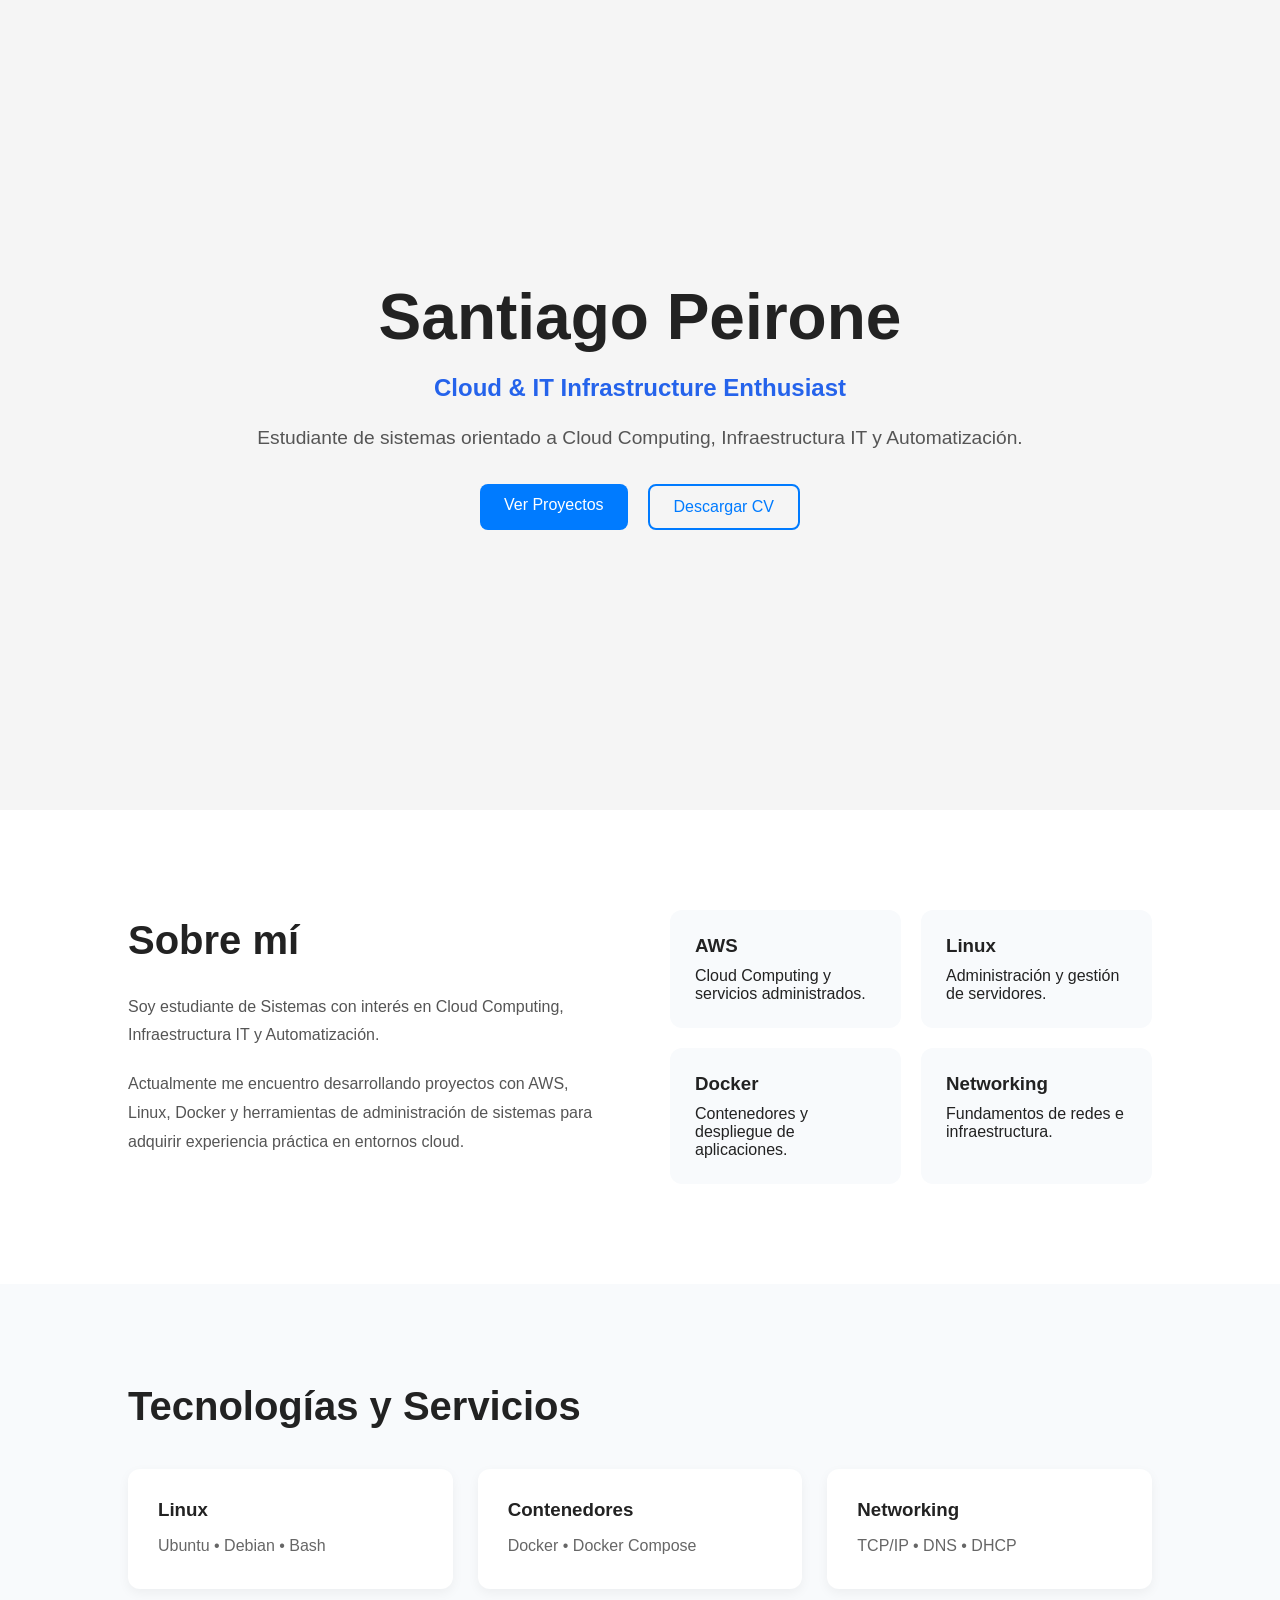
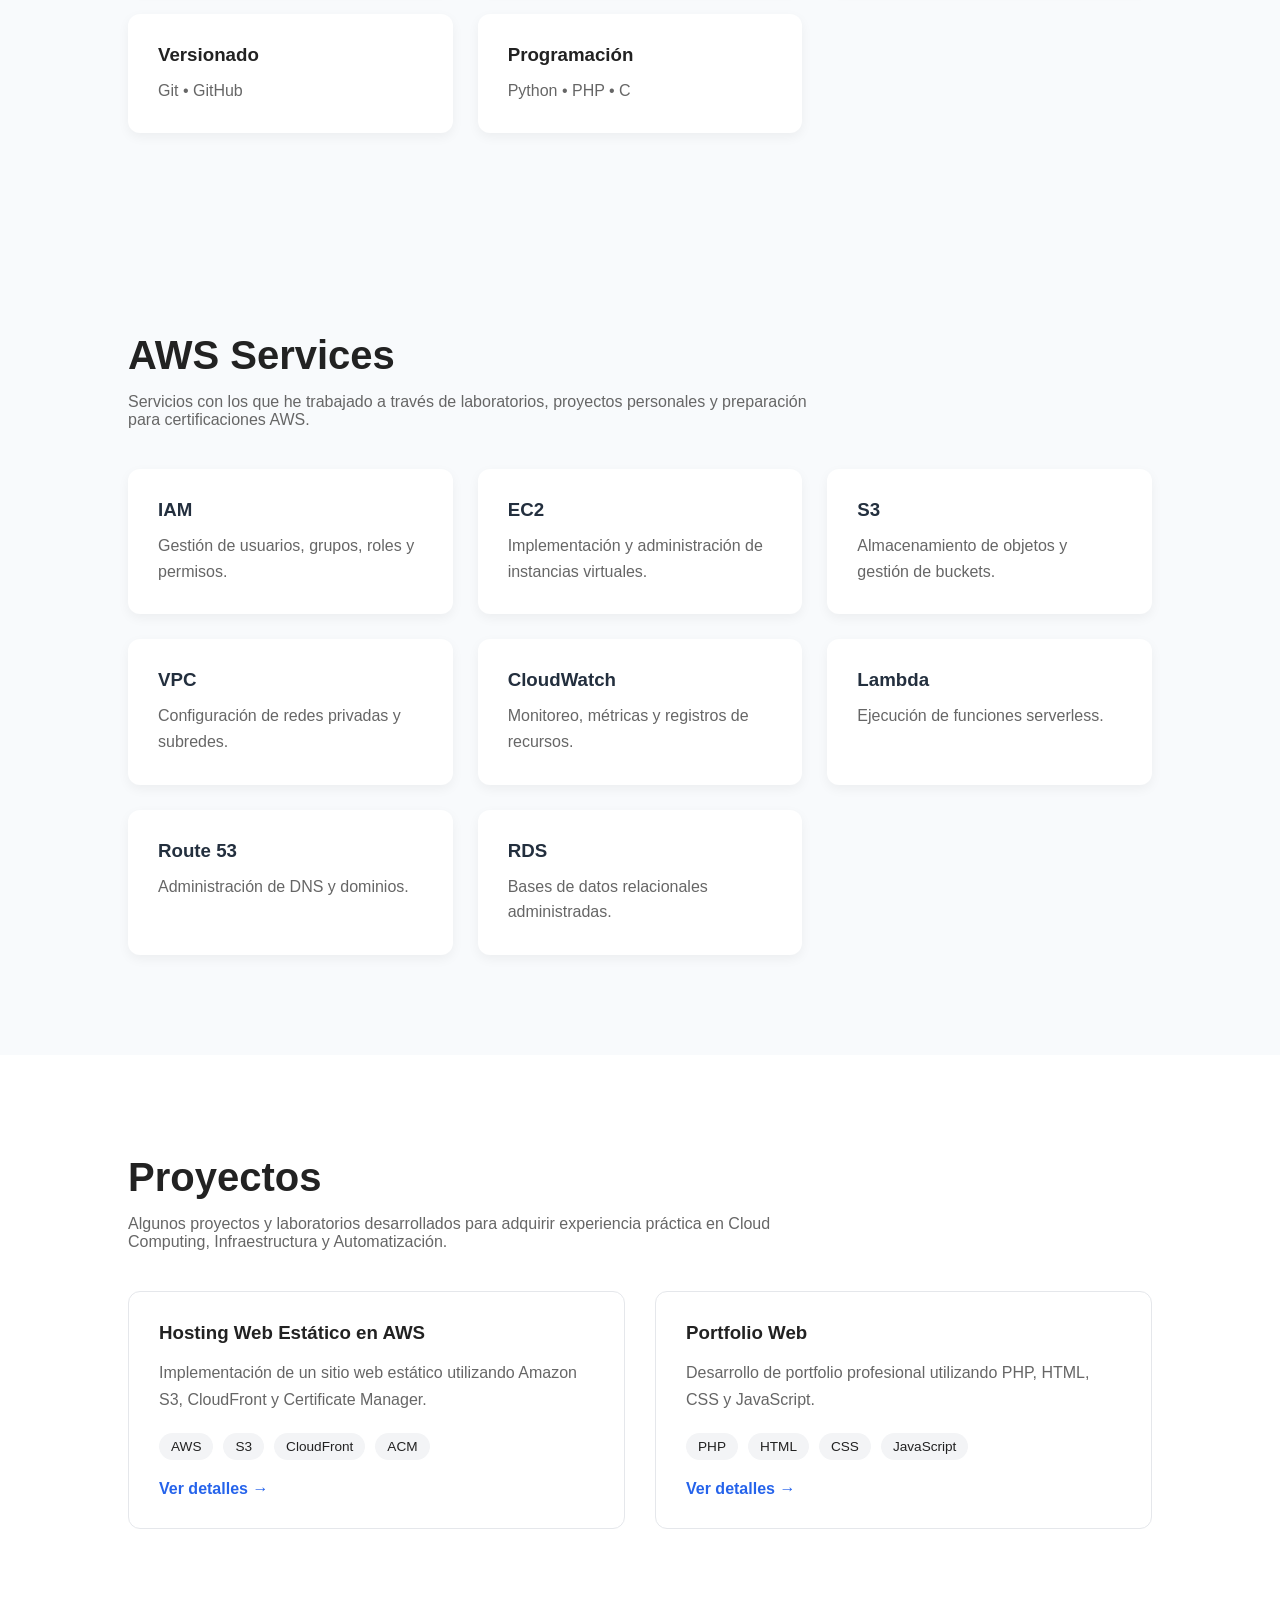
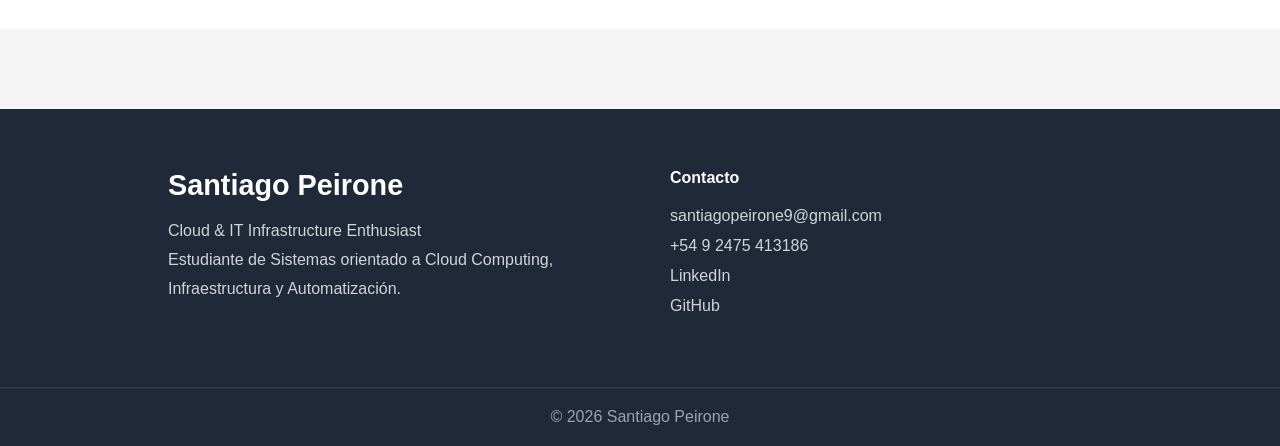
<file: Portafolio/index.html>
<!DOCTYPE html>
<html lang="es">

<head>
    <meta charset="UTF-8">
    <meta name="viewport" content="width=device-width, initial-scale=1.0">

    <title>Santiago Peirone | Portfolio</title>

    <link rel="stylesheet" href="css/style.css">
</head>

<body>

<section class="hero">
    <div class="hero-content">
        <h1>Santiago Peirone</h1>

        <h2>Cloud & IT Infrastructure Enthusiast</h2>

        <p>
            Estudiante de sistemas orientado a Cloud Computing,
            Infraestructura IT y Automatización.
        </p>

        <div class="hero-buttons">
            <a href="#projects" class="btn-primary">Ver Proyectos</a>
            <a href="assets/cv/Santiago_Peirone_CV.pdf" class="btn-secondary">Descargar CV</a>
        </div>
    </div>
</section>

<section id="about" class="about">

    <div class="container">

        <div class="about-content">

            <div class="about-text">

                <h2>Sobre mí</h2>

                <p>
                    Soy estudiante de Sistemas con interés en Cloud Computing,
                    Infraestructura IT y Automatización.
                </p>

                <p>
                    Actualmente me encuentro desarrollando proyectos con AWS,
                    Linux, Docker y herramientas de administración de sistemas
                    para adquirir experiencia práctica en entornos cloud.
                </p>

            </div>

            <div class="about-cards">

                <div class="about-card">
                    <h3>AWS</h3>
                    <p>Cloud Computing y servicios administrados.</p>
                </div>

                <div class="about-card">
                    <h3>Linux</h3>
                    <p>Administración y gestión de servidores.</p>
                </div>

                <div class="about-card">
                    <h3>Docker</h3>
                    <p>Contenedores y despliegue de aplicaciones.</p>
                </div>

                <div class="about-card">
                    <h3>Networking</h3>
                    <p>Fundamentos de redes e infraestructura.</p>
                </div>

            </div>

        </div>

    </div>

</section>

<section id="skills" class="skills">

    <div class="container">

        <h2>Tecnologías y Servicios</h2>

        <div class="skills-grid">

            <div class="skill-card">
                <h3>Linux</h3>
                <p>Ubuntu • Debian • Bash</p>
            </div>

            <div class="skill-card">
                <h3>Contenedores</h3>
                <p>Docker • Docker Compose</p>
            </div>

            <div class="skill-card">
                <h3>Networking</h3>
                <p>TCP/IP • DNS • DHCP</p>
            </div>

            <div class="skill-card">
                <h3>Versionado</h3>
                <p>Git • GitHub</p>
            </div>

            <div class="skill-card">
                <h3>Programación</h3>
                <p>Python • PHP • C</p>
            </div>

        </div>

    </div>

</section>

<section id="aws" class="aws-section">

    <div class="container">

        <h2>AWS Services</h2>

        <p class="section-description">
            Servicios con los que he trabajado a través de laboratorios,
            proyectos personales y preparación para certificaciones AWS.
        </p>

        <div class="aws-grid">

            <div class="aws-card">
                <h3>IAM</h3>
                <p>Gestión de usuarios, grupos, roles y permisos.</p>
            </div>

            <div class="aws-card">
                <h3>EC2</h3>
                <p>Implementación y administración de instancias virtuales.</p>
            </div>

            <div class="aws-card">
                <h3>S3</h3>
                <p>Almacenamiento de objetos y gestión de buckets.</p>
            </div>

            <div class="aws-card">
                <h3>VPC</h3>
                <p>Configuración de redes privadas y subredes.</p>
            </div>

            <div class="aws-card">
                <h3>CloudWatch</h3>
                <p>Monitoreo, métricas y registros de recursos.</p>
            </div>

            <div class="aws-card">
                <h3>Lambda</h3>
                <p>Ejecución de funciones serverless.</p>
            </div>

            <div class="aws-card">
                <h3>Route 53</h3>
                <p>Administración de DNS y dominios.</p>
            </div>

            <div class="aws-card">
                <h3>RDS</h3>
                <p>Bases de datos relacionales administradas.</p>
            </div>

        </div>

    </div>

</section>

<section id="projects" class="projects">

    <div class="container">

        <h2>Proyectos</h2>

        <p class="section-description">
            Algunos proyectos y laboratorios desarrollados para adquirir
            experiencia práctica en Cloud Computing, Infraestructura y Automatización.
        </p>

        <div class="projects-grid">

            <div class="project-card">

                <h3>Hosting Web Estático en AWS</h3>

                <p>
                    Implementación de un sitio web estático utilizando
                    Amazon S3, CloudFront y Certificate Manager.
                </p>

                <div class="project-tech">
                    <span>AWS</span>
                    <span>S3</span>
                    <span>CloudFront</span>
                    <span>ACM</span>
                </div>

                <a href="projects/aws-hosting.html">
                    Ver detalles →
                </a>

            </div>  

            <div class="project-card">

                <h3>Portfolio Web</h3>

                <p>
                    Desarrollo de portfolio profesional utilizando PHP,
                    HTML, CSS y JavaScript.
                </p>

                <div class="project-tech">
                    <span>PHP</span>
                    <span>HTML</span>
                    <span>CSS</span>
                    <span>JavaScript</span>
                </div>

                <a href="#" target="_blank">
                    Ver detalles →
                </a>

            </div>

        </div>

    </div>

</section>

<footer class="footer">

    <div class="footer-container">

        <div class="footer-info">
            <h3>Santiago Peirone</h3>

            <p>
                Cloud & IT Infrastructure Enthusiast
            </p>

            <p>
                Estudiante de Sistemas orientado a Cloud Computing,
                Infraestructura y Automatización.
            </p>
        </div>

        <div class="footer-contact">

            <h4>Contacto</h4>

            <ul>

                <li>
                    <a href="mailto:santiagopeirone9@gmail.com">
                        santiagopeirone9@gmail.com
                    </a>
                </li>

                <li>
                    <a href="tel:+5492475413186">
                        +54 9 2475 413186
                    </a>
                </li>

                <li>
                    <a href="https://www.linkedin.com/in/santiagopeirone/" target="_blank">
                        LinkedIn
                    </a>
                </li>

                <li>
                    <a href="https://github.com/SantiagoPeirone" target="_blank">
                        GitHub
                    </a>
                </li>

            </ul>

        </div>

    </div>

    <div class="footer-bottom">
        <p>
            © <span id="year"></span> Santiago Peirone
        </p>
    </div>

</footer>

<script>
    document.getElementById('year').textContent = new Date().getFullYear();
</script>

</body>

</html>
</file>
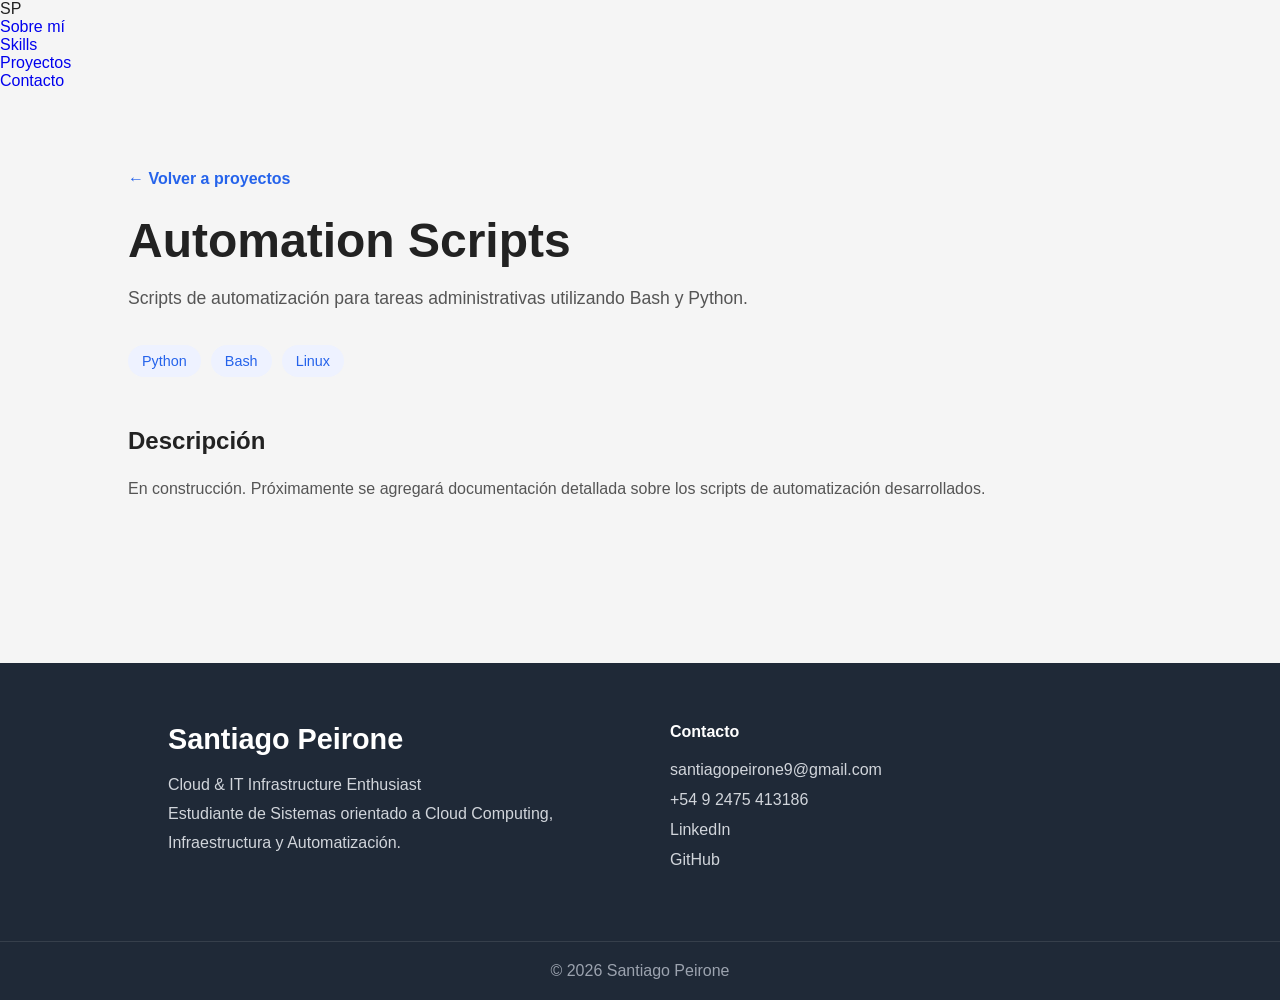
<file: Portafolio/projects/automation-scripts.html>
<!DOCTYPE html>
<html lang="es">

<head>
    <meta charset="UTF-8">
    <meta name="viewport" content="width=device-width, initial-scale=1.0">

    <title>Automation Scripts | Santiago Peirone</title>

    <link rel="stylesheet" href="../css/style.css">
</head>

<body>

<header>
    <nav class="navbar">

        <div class="logo">
            SP
        </div>

        <ul class="nav-links">
            <li><a href="../index.html#about">Sobre mí</a></li>
            <li><a href="../index.html#skills">Skills</a></li>
            <li><a href="../index.html#projects">Proyectos</a></li>
            <li><a href="../index.html#contact">Contacto</a></li>
        </ul>

    </nav>
</header>

<section class="project-page">

    <div class="container">

        <a href="../index.html#projects" class="back-link">
            ← Volver a proyectos
        </a>

        <h1>Automation Scripts</h1>

        <p class="project-subtitle">
            Scripts de automatización para tareas administrativas utilizando Bash y Python.
        </p>

        <div class="project-badges">
            <span>Python</span>
            <span>Bash</span>
            <span>Linux</span>
        </div>

        <h2>Descripción</h2>

        <p>
            En construcción. Próximamente se agregará documentación detallada sobre los scripts de automatización desarrollados.
        </p>

    </div>

</section>

<footer class="footer">

    <div class="footer-container">

        <div class="footer-info">
            <h3>Santiago Peirone</h3>

            <p>
                Cloud & IT Infrastructure Enthusiast
            </p>

            <p>
                Estudiante de Sistemas orientado a Cloud Computing,
                Infraestructura y Automatización.
            </p>
        </div>

        <div class="footer-contact">

            <h4>Contacto</h4>

            <ul>

                <li>
                    <a href="mailto:santiagopeirone9@gmail.com">
                        santiagopeirone9@gmail.com
                    </a>
                </li>

                <li>
                    <a href="tel:+5492475413186">
                        +54 9 2475 413186
                    </a>
                </li>

                <li>
                    <a href="https://www.linkedin.com/in/santiagopeirone/" target="_blank">
                        LinkedIn
                    </a>
                </li>

                <li>
                    <a href="https://github.com/SantiagoPeirone" target="_blank">
                        GitHub
                    </a>
                </li>

            </ul>

        </div>

    </div>

    <div class="footer-bottom">
        <p>
            © <span id="year"></span> Santiago Peirone
        </p>
    </div>

</footer>

<script>
    document.getElementById('year').textContent = new Date().getFullYear();
</script>

</body>

</html>
</file>
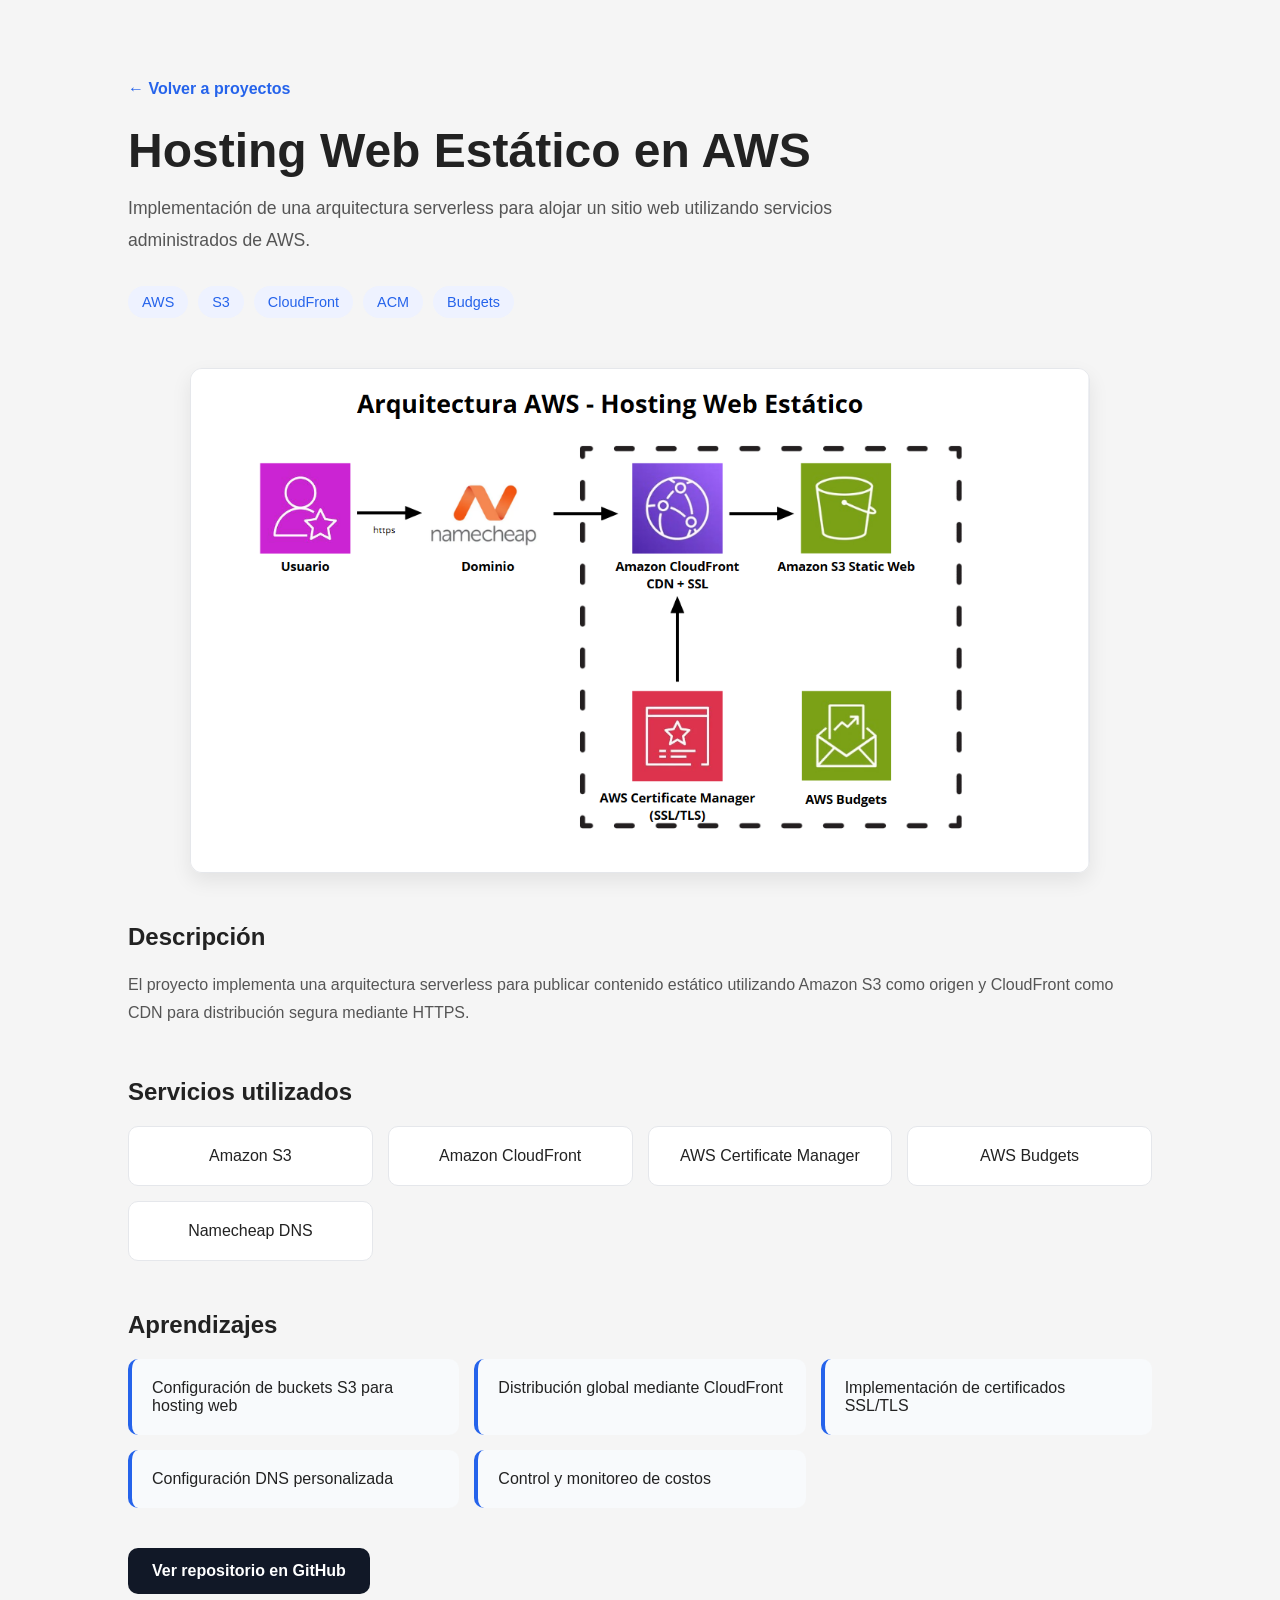
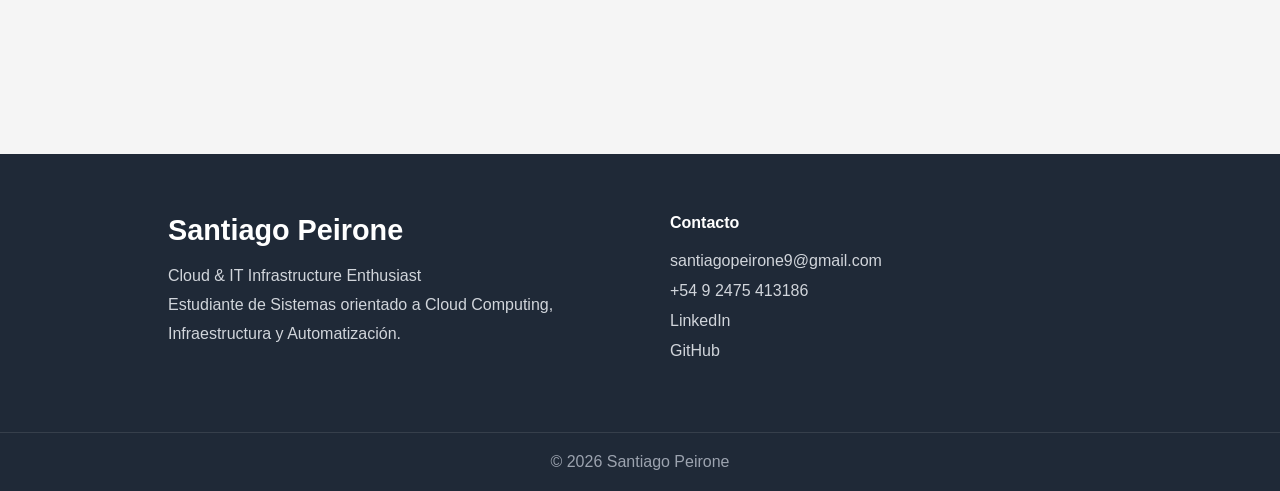
<file: Portafolio/projects/aws-hosting.html>
<!DOCTYPE html>
<html lang="es">

<head>
    <meta charset="UTF-8">
    <meta name="viewport" content="width=device-width, initial-scale=1.0">

    <title>Hosting Web Estático en AWS | Santiago Peirone</title>

    <link rel="stylesheet" href="../css/style.css">
</head>

<body>

<section class="project-page">

    <div class="container">

        <a href="../index.html#projects" class="back-link">
            ← Volver a proyectos
        </a>

        <h1>Hosting Web Estático en AWS</h1>

        <p class="project-subtitle">
            Implementación de una arquitectura serverless para alojar un sitio web utilizando servicios administrados de AWS.
        </p>

        <div class="project-badges">
            <span>AWS</span>
            <span>S3</span>
            <span>CloudFront</span>
            <span>ACM</span>
            <span>Budgets</span>
        </div>

        <img
            src="../assets/imagen/projects/aws-hosting/architecture.png"
            alt="Arquitectura AWS"
            class="project-image"
        >

        <h2>Descripción</h2>

        <p>
            El proyecto implementa una arquitectura serverless para publicar contenido estático utilizando Amazon S3 como origen y CloudFront como CDN para distribución segura mediante HTTPS.
        </p>

        <h2>Servicios utilizados</h2>

        <div class="service-grid">

            <div class="service-card">Amazon S3</div>

            <div class="service-card">Amazon CloudFront</div>

            <div class="service-card">AWS Certificate Manager</div>

            <div class="service-card">AWS Budgets</div>

            <div class="service-card">Namecheap DNS</div>

        </div>

        <h2>Aprendizajes</h2>

        <div class="learning-grid">

            <div class="learning-card">
                Configuración de buckets S3 para hosting web
            </div>

            <div class="learning-card">
                Distribución global mediante CloudFront
            </div>

            <div class="learning-card">
                Implementación de certificados SSL/TLS
            </div>

            <div class="learning-card">
                Configuración DNS personalizada
            </div>

            <div class="learning-card">
                Control y monitoreo de costos
            </div>

        </div>

        <a href="https://github.com/SantiagoPeirone/PortafolioWeb" class="github-btn" target="_blank">
            Ver repositorio en GitHub
        </a>

    </div>

</section>

<footer class="footer">

    <div class="footer-container">

        <div class="footer-info">
            <h3>Santiago Peirone</h3>

            <p>
                Cloud & IT Infrastructure Enthusiast
            </p>

            <p>
                Estudiante de Sistemas orientado a Cloud Computing,
                Infraestructura y Automatización.
            </p>
        </div>

        <div class="footer-contact">

            <h4>Contacto</h4>

            <ul>

                <li>
                    <a href="mailto:santiagopeirone9@gmail.com">
                        santiagopeirone9@gmail.com
                    </a>
                </li>

                <li>
                    <a href="tel:+5492475413186">
                        +54 9 2475 413186
                    </a>
                </li>

                <li>
                    <a href="https://www.linkedin.com/in/santiagopeirone/" target="_blank">
                        LinkedIn
                    </a>
                </li>

                <li>
                    <a href="https://github.com/SantiagoPeirone" target="_blank">
                        GitHub
                    </a>
                </li>

            </ul>

        </div>

    </div>

    <div class="footer-bottom">
        <p>
            © <span id="year"></span> Santiago Peirone
        </p>
    </div>

</footer>

<script>
    document.getElementById('year').textContent = new Date().getFullYear();
</script>

</body>

</html>
</file>
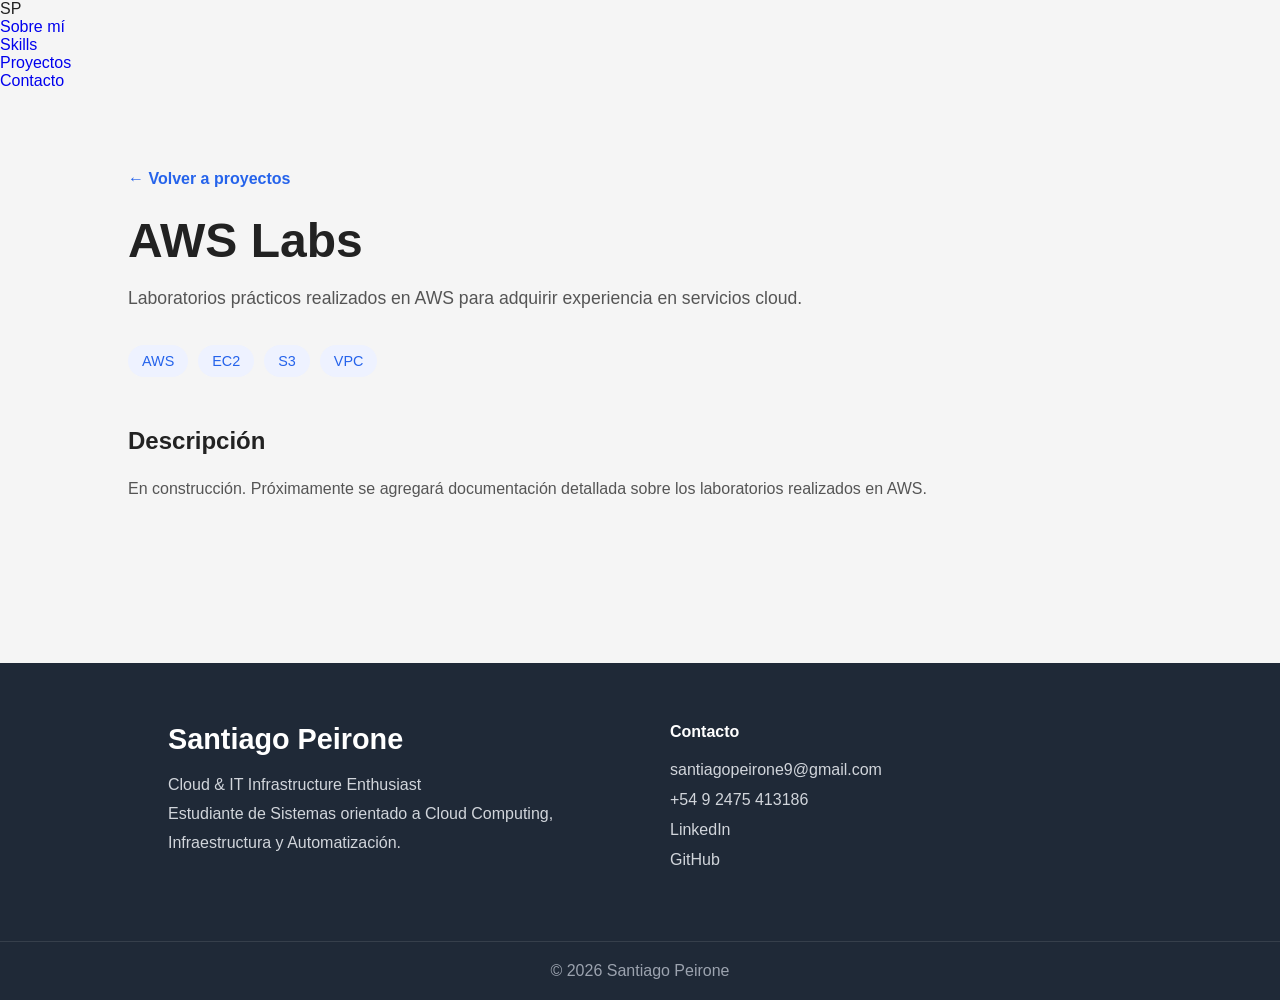
<file: Portafolio/projects/aws-labs.html>
<!DOCTYPE html>
<html lang="es">

<head>
    <meta charset="UTF-8">
    <meta name="viewport" content="width=device-width, initial-scale=1.0">

    <title>AWS Labs | Santiago Peirone</title>

    <link rel="stylesheet" href="../css/style.css">
</head>

<body>

<header>
    <nav class="navbar">

        <div class="logo">
            SP
        </div>

        <ul class="nav-links">
            <li><a href="../index.html#about">Sobre mí</a></li>
            <li><a href="../index.html#skills">Skills</a></li>
            <li><a href="../index.html#projects">Proyectos</a></li>
            <li><a href="../index.html#contact">Contacto</a></li>
        </ul>

    </nav>
</header>

<section class="project-page">

    <div class="container">

        <a href="../index.html#projects" class="back-link">
            ← Volver a proyectos
        </a>

        <h1>AWS Labs</h1>

        <p class="project-subtitle">
            Laboratorios prácticos realizados en AWS para adquirir experiencia en servicios cloud.
        </p>

        <div class="project-badges">
            <span>AWS</span>
            <span>EC2</span>
            <span>S3</span>
            <span>VPC</span>
        </div>

        <h2>Descripción</h2>

        <p>
            En construcción. Próximamente se agregará documentación detallada sobre los laboratorios realizados en AWS.
        </p>

    </div>

</section>

<footer class="footer">

    <div class="footer-container">

        <div class="footer-info">
            <h3>Santiago Peirone</h3>

            <p>
                Cloud & IT Infrastructure Enthusiast
            </p>

            <p>
                Estudiante de Sistemas orientado a Cloud Computing,
                Infraestructura y Automatización.
            </p>
        </div>

        <div class="footer-contact">

            <h4>Contacto</h4>

            <ul>

                <li>
                    <a href="mailto:santiagopeirone9@gmail.com">
                        santiagopeirone9@gmail.com
                    </a>
                </li>

                <li>
                    <a href="tel:+5492475413186">
                        +54 9 2475 413186
                    </a>
                </li>

                <li>
                    <a href="https://www.linkedin.com/in/santiagopeirone/" target="_blank">
                        LinkedIn
                    </a>
                </li>

                <li>
                    <a href="https://github.com/SantiagoPeirone" target="_blank">
                        GitHub
                    </a>
                </li>

            </ul>

        </div>

    </div>

    <div class="footer-bottom">
        <p>
            © <span id="year"></span> Santiago Peirone
        </p>
    </div>

</footer>

<script>
    document.getElementById('year').textContent = new Date().getFullYear();
</script>

</body>

</html>
</file>
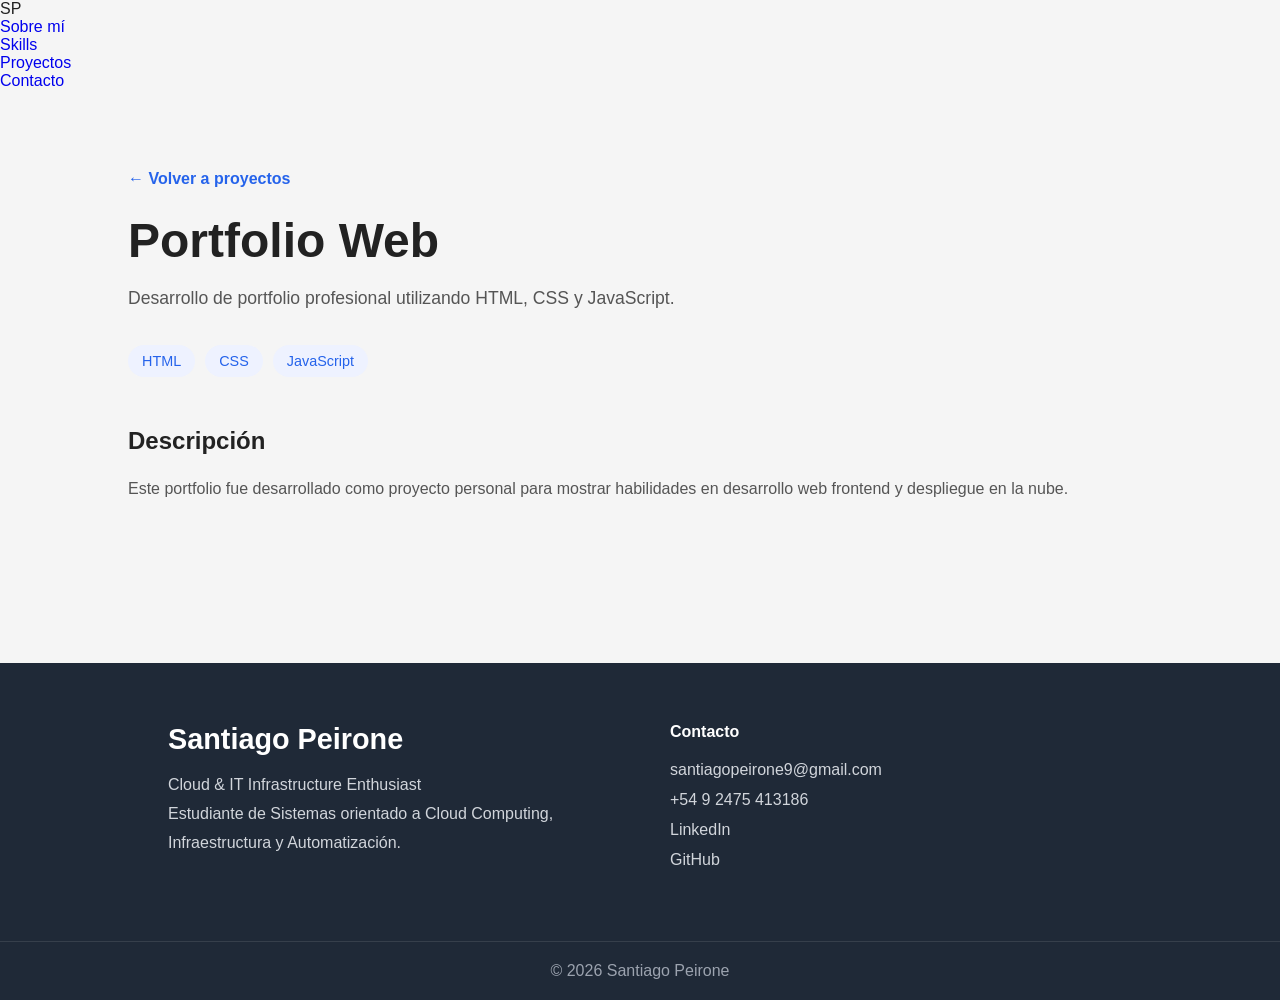
<file: Portafolio/projects/portfolio-web.html>
<!DOCTYPE html>
<html lang="es">

<head>
    <meta charset="UTF-8">
    <meta name="viewport" content="width=device-width, initial-scale=1.0">

    <title>Portfolio Web | Santiago Peirone</title>

    <link rel="stylesheet" href="../css/style.css">
</head>

<body>

<header>
    <nav class="navbar">

        <div class="logo">
            SP
        </div>

        <ul class="nav-links">
            <li><a href="../index.html#about">Sobre mí</a></li>
            <li><a href="../index.html#skills">Skills</a></li>
            <li><a href="../index.html#projects">Proyectos</a></li>
            <li><a href="../index.html#contact">Contacto</a></li>
        </ul>

    </nav>
</header>

<section class="project-page">

    <div class="container">

        <a href="../index.html#projects" class="back-link">
            ← Volver a proyectos
        </a>

        <h1>Portfolio Web</h1>

        <p class="project-subtitle">
            Desarrollo de portfolio profesional utilizando HTML, CSS y JavaScript.
        </p>

        <div class="project-badges">
            <span>HTML</span>
            <span>CSS</span>
            <span>JavaScript</span>
        </div>

        <h2>Descripción</h2>

        <p>
            Este portfolio fue desarrollado como proyecto personal para mostrar habilidades en desarrollo web frontend y despliegue en la nube.
        </p>

    </div>

</section>

<footer class="footer">

    <div class="footer-container">

        <div class="footer-info">
            <h3>Santiago Peirone</h3>

            <p>
                Cloud & IT Infrastructure Enthusiast
            </p>

            <p>
                Estudiante de Sistemas orientado a Cloud Computing,
                Infraestructura y Automatización.
            </p>
        </div>

        <div class="footer-contact">

            <h4>Contacto</h4>

            <ul>

                <li>
                    <a href="mailto:santiagopeirone9@gmail.com">
                        santiagopeirone9@gmail.com
                    </a>
                </li>

                <li>
                    <a href="tel:+5492475413186">
                        +54 9 2475 413186
                    </a>
                </li>

                <li>
                    <a href="https://www.linkedin.com/in/santiagopeirone/" target="_blank">
                        LinkedIn
                    </a>
                </li>

                <li>
                    <a href="https://github.com/SantiagoPeirone" target="_blank">
                        GitHub
                    </a>
                </li>

            </ul>

        </div>

    </div>

    <div class="footer-bottom">
        <p>
            © <span id="year"></span> Santiago Peirone
        </p>
    </div>

</footer>

<script>
    document.getElementById('year').textContent = new Date().getFullYear();
</script>

</body>

</html>
</file>
<file: Portafolio/css/style.css>
*{
    margin:0;
    padding:0;
    box-sizing:border-box;
}

html{
    scroll-behavior:smooth;
}

body{
    font-family:'Inter', Arial, sans-serif;
    background:#f5f5f5;
    color:#222;
}

a{
    text-decoration:none;
}

ul{
    list-style:none;
}

/* =========================
   HERO
========================= */

.hero{
    min-height:90vh;

    display:flex;
    justify-content:center;
    align-items:center;

    text-align:center;

    padding:0 20px;
}

.hero-content{
    max-width:800px;
}

.hero h1{
    font-size:4rem;
    margin-bottom:20px;
}

.hero h2{
    color:#2563eb;
    margin-bottom:20px;
}

.hero p{
    font-size:1.2rem;
    line-height:1.7;
    color:#555;
}

.hero-buttons{
    margin-top:30px;

    display:flex;
    justify-content:center;
    gap:20px;
}

.btn-primary{
    background:#007BFF;
    color:white;

    padding:12px 24px;
    border-radius:8px;

    transition:.3s ease;
}

.btn-primary:hover{
    transform:translateY(-2px);
}

.btn-secondary{
    border:2px solid #007BFF;
    color:#007BFF;

    padding:12px 24px;
    border-radius:8px;

    transition:.3s ease;
}

.btn-secondary:hover{
    transform:translateY(-2px);
}

/* =========================
   Sections about styles
========================= */

.about{
    padding:100px 10%;
    background:white;
}

.container{
    max-width:1200px;
    margin:auto;
}

.about h2{
    font-size:2.5rem;
    margin-bottom:30px;
}

.about-content{
    display:flex;
    gap:60px;
    align-items:center;
    flex-wrap:wrap;
}

.about-text{
    flex:1;
    min-width:350px;
}

.about-text p{
    line-height:1.8;
    margin-bottom:20px;
    color:#555;
}

.about-cards{
    flex:1;

    display:grid;
    grid-template-columns:repeat(2,1fr);
    gap:20px;
}

.about-card{
    background:#f8fafc;

    padding:25px;

    border-radius:12px;

    transition:.3s;
}

.about-card:hover{
    transform:translateY(-5px);

    box-shadow:0 10px 20px rgba(0,0,0,.08);
}

.about-card h3{
    margin-bottom:10px;
}

/* =========================
   Sections skills styles
========================= */

.skills{
    padding:100px 10%;
    background:#f8fafc;
}

.skills h2{
    font-size:2.5rem;
    margin-bottom:40px;
}

.skills-grid{
    display:grid;
    grid-template-columns:repeat(auto-fit,minmax(250px,1fr));
    gap:25px;
}

.skill-card{
    background:white;
    padding:30px;

    border-radius:12px;

    transition:.3s;

    box-shadow:0 4px 12px rgba(0,0,0,.05);
}

.skill-card:hover{
    transform:translateY(-5px);

    box-shadow:0 10px 25px rgba(0,0,0,.1);
}

.skill-card h3{
    margin-bottom:12px;
}

.skill-card p{
    color:#666;
    line-height:1.6;
}

/* =========================
   AWS SERVICES
========================= */

.aws-section{
    padding:100px 10%;
    background:#f8fafc;
}

.aws-section h2{
    font-size:2.5rem;
    margin-bottom:15px;
}

.section-description{
    color:#666;
    margin-bottom:40px;
    max-width:700px;
}

.aws-grid{
    display:grid;
    grid-template-columns:repeat(auto-fit,minmax(250px,1fr));
    gap:25px;
}

.aws-card{
    background:white;

    padding:30px;

    border-radius:12px;

    box-shadow:0 4px 12px rgba(0,0,0,.05);

    transition:.3s ease;
}

.aws-card:hover{
    transform:translateY(-5px);

    box-shadow:0 10px 25px rgba(0,0,0,.1);
}

.aws-card h3{
    margin-bottom:12px;
    color:#232f3e; /* color AWS */
}

.aws-card p{
    color:#666;
    line-height:1.6;
}

/* =========================
   PROJECTS
========================= */

.projects{
    padding:100px 10%;
    background:white;
}

.projects h2{
    font-size:2.5rem;
    margin-bottom:15px;
}

.projects-grid{
    display:grid;
    grid-template-columns:repeat(auto-fit,minmax(320px,1fr));
    gap:30px;
}

.project-card{
    background:#ffffff;

    border:1px solid #e5e7eb;

    border-radius:12px;

    padding:30px;

    transition:.3s ease;
}

.project-card:hover{
    transform:translateY(-5px);

    box-shadow:0 10px 25px rgba(0,0,0,.08);
}

.project-card h3{
    margin-bottom:15px;
}

.project-card p{
    color:#666;
    line-height:1.7;
    margin-bottom:20px;
}

.project-tech{
    display:flex;
    flex-wrap:wrap;
    gap:10px;

    margin-bottom:20px;
}

.project-tech span{
    background:#f3f4f6;

    padding:6px 12px;

    border-radius:20px;

    font-size:.85rem;
}

.project-card a{
    color:#2563eb;
    font-weight:600;
}

/* Tarjeta romántica */

.romantic-card{
    background: linear-gradient(135deg, #fff0f6 0%, #ffe4e6 100%);
    border: 2px solid #fda4af;
    box-shadow: 0 8px 32px rgba(251, 113, 133, 0.15);
    position: relative;
    overflow: hidden;
}

.romantic-card::before{
    content: '❤';
    position: absolute;
    top: -10px;
    right: -10px;
    font-size: 4rem;
    opacity: 0.08;
    transform: rotate(15deg);
    pointer-events: none;
}

.romantic-card:hover{
    transform: translateY(-8px) scale(1.02);
    box-shadow: 0 16px 40px rgba(251, 113, 133, 0.25);
}

.romantic-card h3{
    color: #be123c;
    font-size: 1.5rem;
}

.romantic-card p{
    color: #881337;
    font-style: italic;
}

.romantic-card .project-tech span{
    background: #ffe4e6;
    color: #be123c;
    font-weight: 600;
}

.romantic-card a{
    display: inline-block;
    background: #be123c;
    color: white;
    padding: 10px 22px;
    border-radius: 25px;
    transition: .3s ease;
}

.romantic-card a:hover{
    background: #881337;
    transform: scale(1.05);
}

/* =========================
   PROJECT PAGE
========================= */

.project-page{
    padding:80px 10%;
}

.project-page .container{
    max-width:1100px;
    margin:auto;
}

.back-link{
    color:#2563eb;
    font-weight:600;
}

.project-page h1{
    font-size:3rem;
    margin-top:25px;
    margin-bottom:15px;
}

.project-subtitle{
    font-size:1.1rem;
    color:#666;
    max-width:800px;
}

.project-badges{
    display:flex;
    gap:10px;
    flex-wrap:wrap;
    margin:30px 0;
}

.project-badges span{
    background:#eef2ff;
    color:#2563eb;

    padding:8px 14px;

    border-radius:20px;

    font-size:.9rem;
}

.project-image{
    width:100%;
    max-width:900px;

    display:block;

    margin:50px auto;

    border-radius:12px;

    border:1px solid #e5e7eb;

    box-shadow:0 8px 20px rgba(0,0,0,.08);
}

.project-page h2{
    margin-top:50px;
    margin-bottom:20px;
}

.project-page p{
    line-height:1.8;
    color:#555;
}

/* Servicios */

.service-grid{
    display:grid;
    grid-template-columns:repeat(auto-fit,minmax(220px,1fr));
    gap:15px;
}

.service-card{
    background:white;

    padding:20px;

    border-radius:10px;

    border:1px solid #e5e7eb;

    text-align:center;
}

/* Aprendizajes */

.learning-grid{
    display:grid;
    grid-template-columns:repeat(auto-fit,minmax(250px,1fr));
    gap:15px;
}

.learning-card{
    background:#f8fafc;

    padding:20px;

    border-radius:10px;

    border-left:4px solid #2563eb;
}

/* Botón GitHub */

.github-btn{
    display:inline-block;

    margin-top:40px;

    padding:14px 24px;

    background:#111827;

    color:white;

    border-radius:10px;

    font-weight:600;

    transition:.3s;
}

.github-btn:hover{
    transform:translateY(-2px);
}

/* =========================
   FOOTER
========================= */

.footer{
    background:#1f2937;
    color:white;
    margin-top:80px;
}

.footer-container{
    max-width:1200px;
    margin:auto;

    display:flex;
    justify-content:space-between;
    gap:60px;

    padding:60px 10%;

    flex-wrap:wrap;
}

.footer-info{
    flex:1;
    min-width:280px;
}

.footer-info h3{
    margin-bottom:15px;
    font-size:1.8rem;
}

.footer-info p{
    line-height:1.8;
    color:#d1d5db;
}

.footer-contact{
    flex:1;
    min-width:250px;
}

.footer-contact h4{
    margin-bottom:20px;
}

.footer-contact ul li{
    margin-bottom:12px;
}

.footer-contact a{
    color:#d1d5db;
    text-decoration:none;
    transition:0.3s;
}

.footer-contact a:hover{
    color:#ffffff;
}

.footer-bottom{
    border-top:1px solid rgba(255,255,255,.1);
    text-align:center;
    padding:20px;
}

.footer-bottom p{
    color:#9ca3af;
}
</file>
